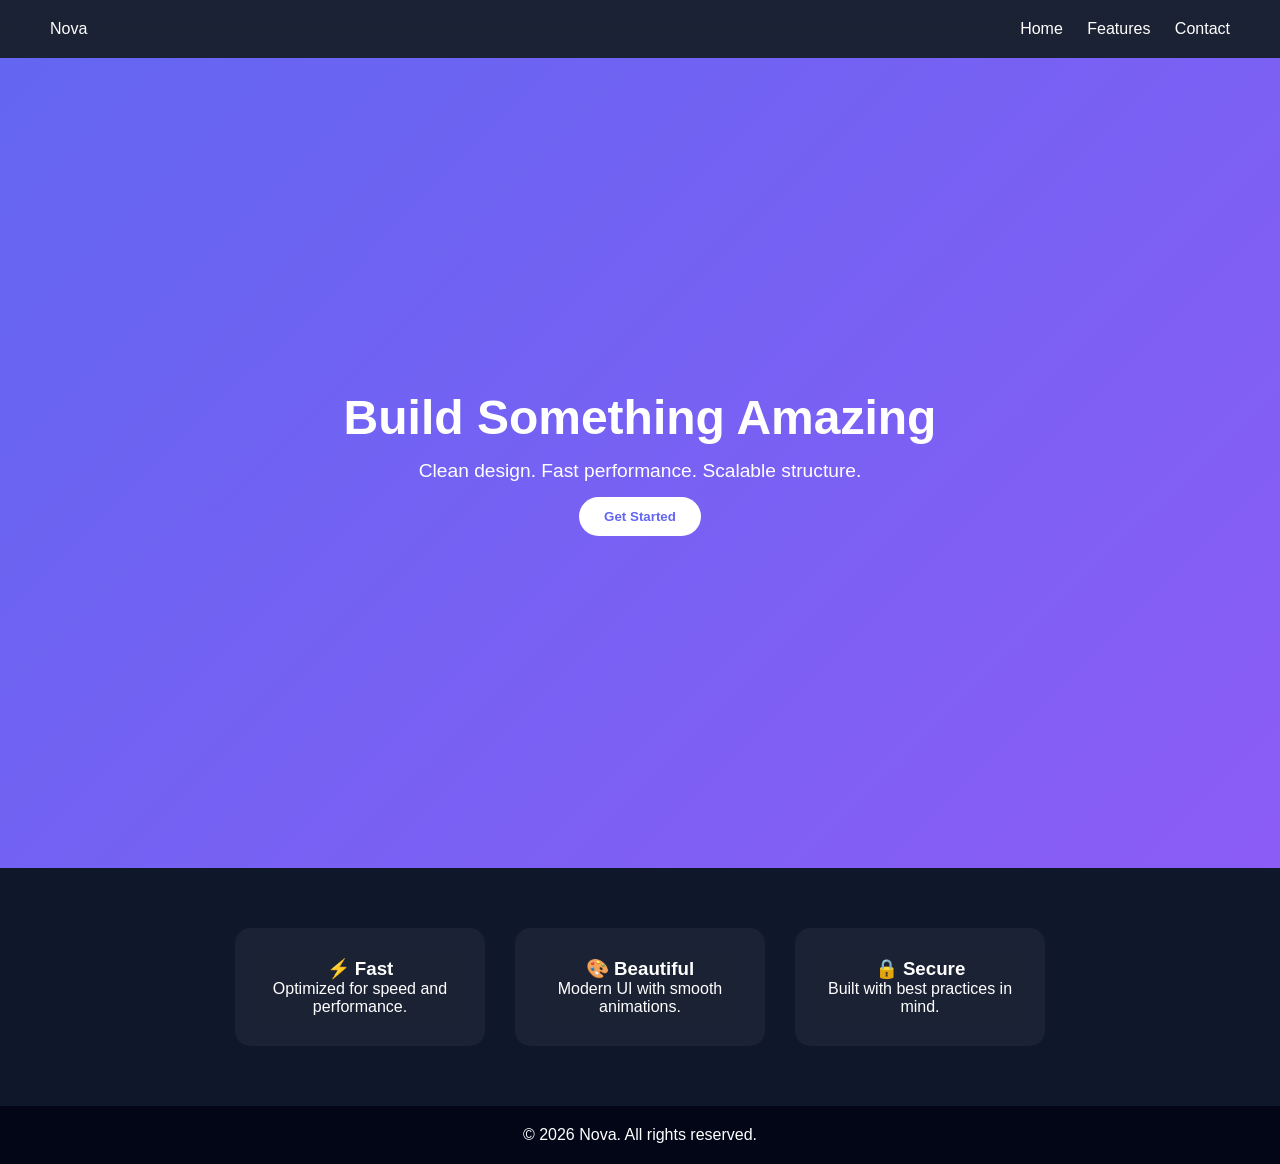
<file: index.html>
<!DOCTYPE html>
<html lang="en">
<head>
  <meta charset="UTF-8">
  <title>Modern Landing Page</title>
  <meta name="viewport" content="width=device-width, initial-scale=1.0">
  <link rel="stylesheet" href="css/styles.css">
</head>
<body>

<header class="navbar">
  <div class="logo">Nova</div>
  <nav>
    <a href="#">Home</a>
    <a href="#">Features</a>
    <a href="#">Contact</a>
  </nav>
</header>

<section class="hero">
  <div class="hero-content">
    <h1>Build Something Amazing</h1>
    <p>Clean design. Fast performance. Scalable structure.</p>
    <button>Get Started</button>
  </div>
</section>

<section class="features">
  <div class="card">
    <h3>⚡ Fast</h3>
    <p>Optimized for speed and performance.</p>
  </div>
  <div class="card">
    <h3>🎨 Beautiful</h3>
    <p>Modern UI with smooth animations.</p>
  </div>
  <div class="card">
    <h3>🔒 Secure</h3>
    <p>Built with best practices in mind.</p>
  </div>
</section>

<footer>
  <p>© 2026 Nova. All rights reserved.</p>
</footer>

<script src="js/script.js"></script>
</body>
</html>
</file>
<file: css/styles.css>
* {
  margin: 0;
  padding: 0;
  box-sizing: border-box;
  font-family: 'Segoe UI', sans-serif;
}

body {
  background: #0f172a;
  color: white;
}

/* Navbar */
.navbar {
  display: flex;
  justify-content: space-between;
  padding: 20px 50px;
  background: rgba(255,255,255,0.05);
  backdrop-filter: blur(10px);
}

.navbar a {
  margin-left: 20px;
  color: white;
  text-decoration: none;
}

/* Hero */
.hero {
  height: 90vh;
  display: flex;
  align-items: center;
  justify-content: center;
  background: linear-gradient(135deg, #6366f1, #8b5cf6);
  text-align: center;
}

.hero h1 {
  font-size: 3rem;
}

.hero p {
  margin: 15px 0;
  font-size: 1.2rem;
}

.hero button {
  padding: 12px 25px;
  border: none;
  background: white;
  color: #6366f1;
  font-weight: bold;
  border-radius: 25px;
  cursor: pointer;
  transition: 0.3s;
}

.hero button:hover {
  transform: scale(1.05);
}

/* Features */
.features {
  display: flex;
  justify-content: center;
  gap: 30px;
  padding: 60px 20px;
}

.card {
  background: rgba(255,255,255,0.05);
  padding: 30px;
  border-radius: 15px;
  width: 250px;
  text-align: center;
  backdrop-filter: blur(10px);
  transition: 0.3s;
}

.card:hover {
  transform: translateY(-10px);
}

/* Footer */
footer {
  text-align: center;
  padding: 20px;
  background: #020617;
}
</file>
